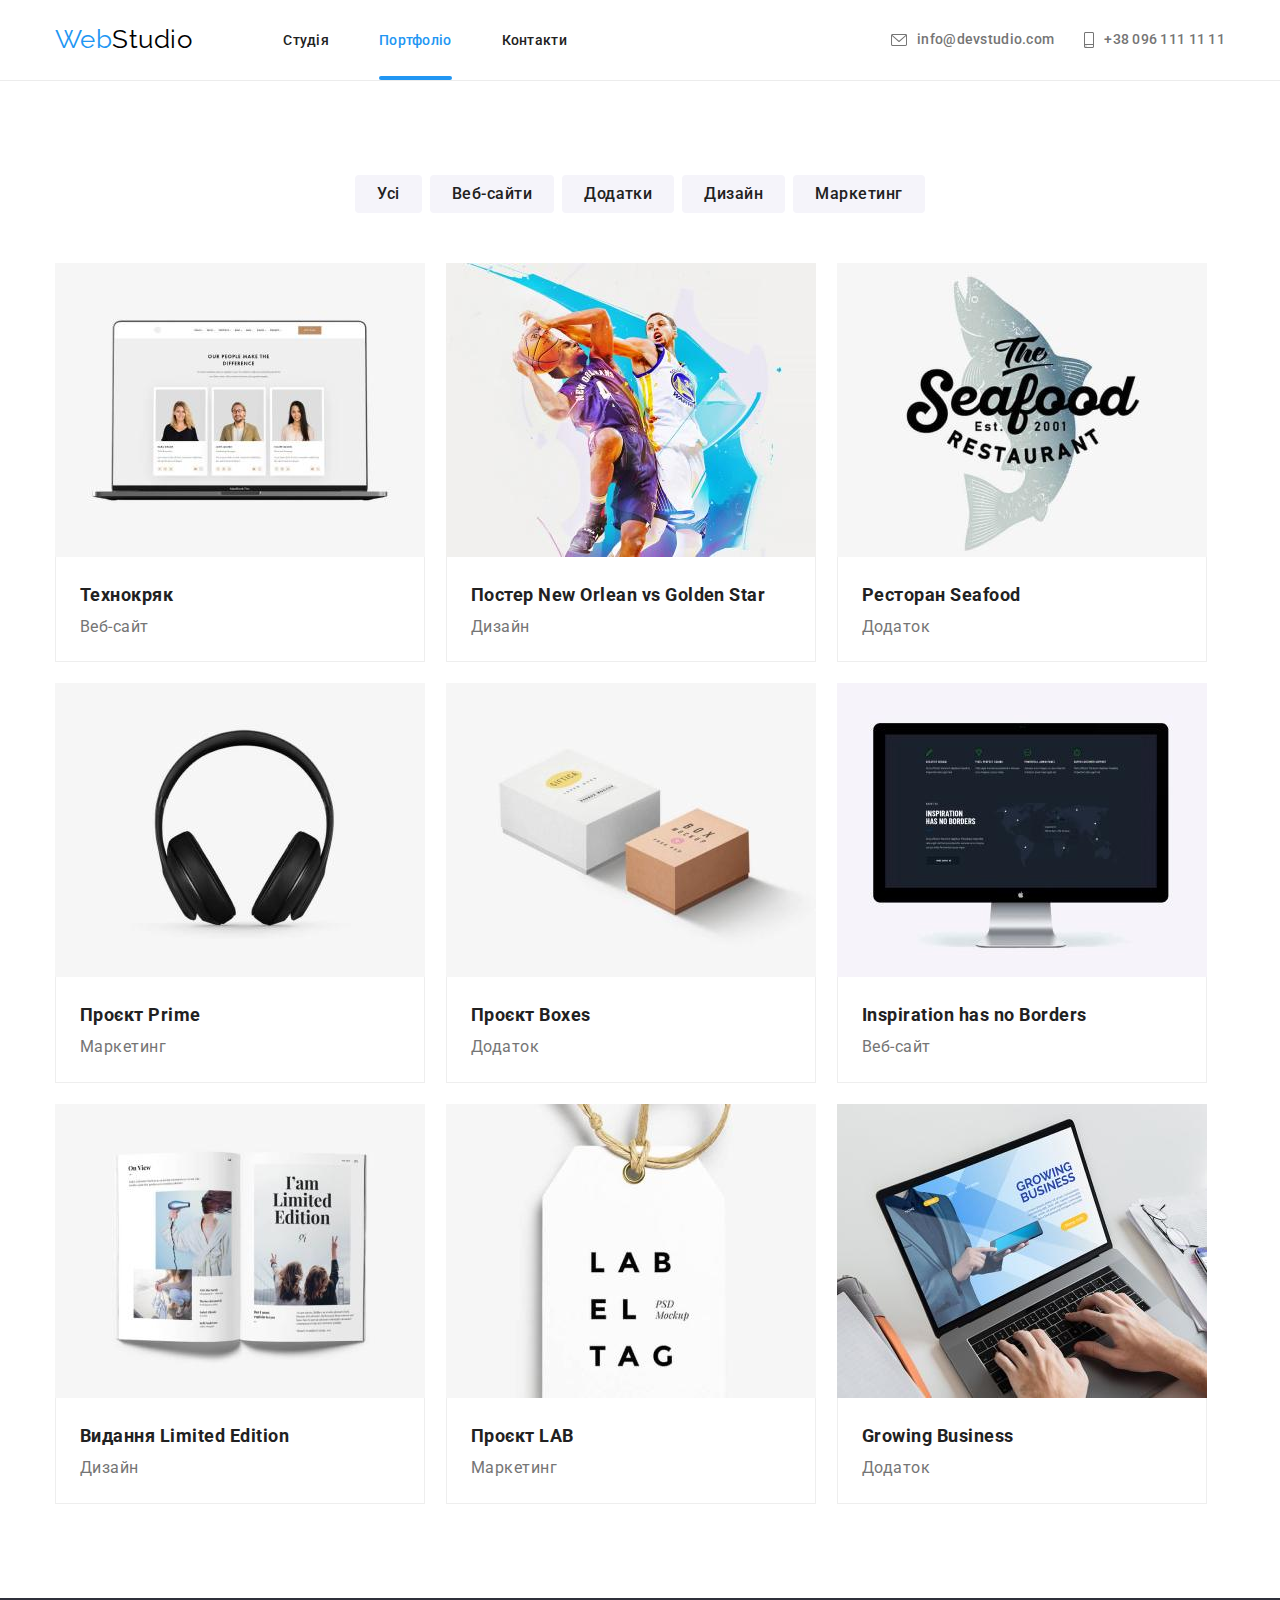
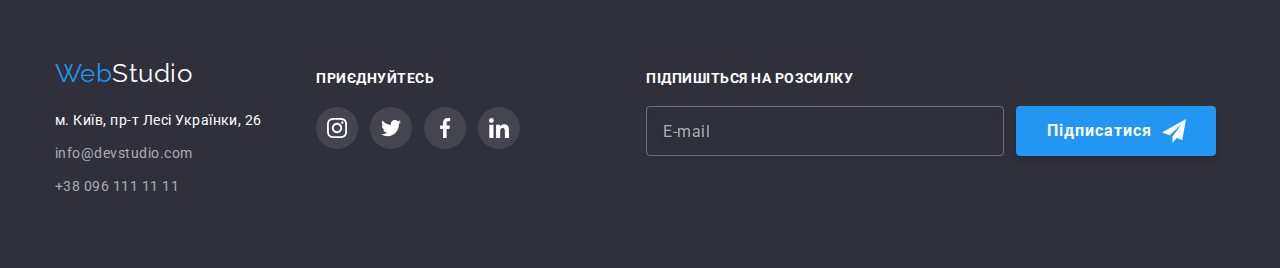
<file: portfolio.html>
<!DOCTYPE html>
<html lang="uk">
  <head>
    <meta charset="UTF-8" />
    <meta http-equiv="X-UA-Compatible" content="IE=edge" />
    <meta name="viewport" content="width=device-width, initial-scale=1.0" />
    <title>Document</title>
    <link rel="preconnect" href="https://fonts.googleapis.com" />
    <link rel="preconnect" href="https://fonts.gstatic.com" crossorigin />
    <link
      href="https://fonts.googleapis.com/css2?family=Raleway:wght@700&family=Roboto:wght@400;500;700;900&display=swap"
      rel="stylesheet"
    />
    <link rel="stylesheet" href="./css/main.min.css" />
  </head>
  <body>
    <!--Шапка-->
    <header class="header">
      <div class="container">
        <div class="header-site">
          <a class="logo" lang="en" href="./index.html"
            >Web<span class="logo-part">Studio</span>
          </a>
          <nav class="nav">
            <ul class="nav-list">
              <li>
                <a class="nav-list__link" href="./index.html">Студія</a>
              </li>
              <li>
                <a class="nav-list__link current" href="./portfolio.html">Портфоліо</a>
              </li>
              <li><a class="nav-list__link" href="">Контакти</a></li>
            </ul>
          </nav>
        </div>
        <ul class="contacts">
          <li>
            <a
              class="contacts__link"
              lang="en"
              href="mailto:info@devstudio.com"
            >
              <svg
                class="contacts__link__header-icons"
                style="width: 16px; height: 12px"
              >
                <use xlink:href="./images/sprite.svg#icon-mailsvg"></use></svg
              >info@devstudio.com
            </a>
          </li>
          <li>
            <a class="contacts__link" href="tel:+380961111111">
              <svg
                class="contacts__link__header-icons"
                style="width: 10px; height: 16px"
              >
                <use
                  xlink:href="./images/sprite.svg#icon-smartphonesvg"
                ></use></svg
              >+38 096 111 11 11
            </a>
          </li>
        </ul>

        <button
          type="button"
          class="button-burger js-open-menu"
          aria-expanded="false"
          aria-controls="mobile-menu"
        >
          <svg class="open-burger_icon" style="width: 24px; height: 16px">
            <use xlink:href="./images/sprite.svg#icon-open_burger"></use>
          </svg>
        </button>
      </div>
    </header>
    <!--Основная часть-->
    <main>
      <!--Портфоліо-->
      <section class="section">
        <div class="container">
          <h1 class="hidden-title">Портфоліо</h1>
          <!--Фільтр-->
          <div class="filter">
            <ul class="filter__list">
              <li class="filter__list__item">
                <button class="filter__list__item__button" type="button">
                  Усі
                </button>
              </li>
              <li class="filter-list__item">
                <button class="filter__list__item__button" type="button">
                  Веб-сайти
                </button>
              </li>
              <li class="filter-list__item">
                <button class="filter__list__item__button" type="button">
                  Додатки
                </button>
              </li>
              <li class="filter-list__item">
                <button class="filter__list__item__button" type="button">
                  Дизайн
                </button>
              </li>
              <li class="filter-list__item">
                <button class="filter__list__item__button" type="button">
                  Маркетинг
                </button>
              </li>
            </ul>
          </div>
          <div class="portfolio">
            <ul class="portfolio__list">
              <li class="portfolio__list__item">
                <a
                  class="portfolio__list__item-link"
                  href="#"
                  target="_blank"
                  rel="noopener noreferrer"
                >
                  <div class="portfolio__list__item-block">
                    <picture>
                      <source
                        srcset="
                          ./images/mobile-images/portfolio/img1.jpg    1x,
                          ./images/mobile-images/portfolio/img1@2x.jpg 2x
                        "
                        media="(max-width:767px)"
                      />
                      <source
                        srcset="
                          ./images/tablet-images/portfolio/img1.jpg    1x,
                          ./images/tablet-images/portfolio/img1@2x.jpg 2x
                        "
                        media="(max-width:1199px)"
                      />
                      <source
                        srcset="
                          ./images/desktop-images/portfolio/img1.jpg    1x,
                          ./images/desktop-images/portfolio/img1@2x.jpg 2x
                        "
                        media="(min-width:1200px)"
                      />
                      <img
                        class="portfolio__list__img"
                        src="./images/mobile-images/portfolio/img1.jpg"
                        alt="Макбук"
                        width="370"
                      />
                    </picture>
                    <p class="portfolio__list__img-text">
                      Ресурс пропонує комплексні пропозиції з різним рівнем
                      функціоналу та сервісів. Все це дозволить відвідувачу
                      отримати вичерпні відомості про компанію чи приватну
                      особу.
                    </p>
                  </div>
                  <div class="portfolio__list__item__about">
                    <h2 class="title">Технокряк</h2>
                    <p class="p">Веб-сайт</p>
                  </div>
                </a>
              </li>
              <li class="portfolio__list__item">
                <a
                  class="portfolio__list__item-link"
                  href="#"
                  target="_blank"
                  rel="noopener noreferrer"
                >
                  <div class="portfolio__list__item-block">
                    <picture>
                      <source
                        srcset="
                          ./images/mobile-images/portfolio/img2.jpg    1x,
                          ./images/mobile-images/portfolio/img2@2x.jpg 2x
                        "
                        media="(max-width:767px)"
                      />
                      <source
                        srcset="
                          ./images/tablet-images/portfolio/img2.jpg    1x,
                          ./images/tablet-images/portfolio/img2@2x.jpg 2x
                        "
                        media="(max-width:1199px)"
                      />
                      <source
                        srcset="
                          ./images/desktop-images/portfolio/img2.jpg    1x,
                          ./images/desktop-images/portfolio/img2@2x.jpg 2x
                        "
                        media="(min-width:1200px)"
                      />
                      <img
                        class="portfolio__list__img"
                        src="./images/mobile-images/portfolio/img2.jpg"
                        alt="Баскетбол"
                        width="370"
                      />
                    </picture>
                    <p class="portfolio__list__img-text">
                      Ресурс пропонує комплексні пропозиції з різним рівнем
                      функціоналу та сервісів. Все це дозволить відвідувачу
                      отримати вичерпні відомості про компанію чи приватну
                      особу.
                    </p>
                  </div>
                  <div class="portfolio__list__item__about">
                    <h2 class="title">Постер New Orlean vs Golden Star</h2>
                    <p class="p">Дизайн</p>
                  </div>
                </a>
              </li>
              <li class="portfolio__list__item">
                <a
                  class="portfolio__list__item-link"
                  href="#"
                  target="_blank"
                  rel="noopener noreferrer"
                >
                  <div class="portfolio__list__item-block">
                    <picture>
                      <source
                        srcset="
                          ./images/mobile-images/portfolio/img3.jpg    1x,
                          ./images/mobile-images/portfolio/img3@2x.jpg 2x
                        "
                        media="(max-width:767px)"
                      />
                      <source
                        srcset="
                          ./images/tablet-images/portfolio/img3.jpg    1x,
                          ./images/tablet-images/portfolio/img3@2x.jpg 2x
                        "
                        media="(max-width:1199px)"
                      />
                      <source
                        srcset="
                          ./images/desktop-images/portfolio/img3.jpg    1x,
                          ./images/desktop-images/portfolio/img3@2x.jpg 2x
                        "
                        media="(min-width:1200px)"
                      />
                      <img
                        class="portfolio__list__img"
                        src="./images/mobile-images/portfolio/img3.jpg"
                        alt="Риба"
                        width="370"
                      />
                    </picture>
                    <p class="portfolio__list__img-text">
                      Ресурс пропонує комплексні пропозиції з різним рівнем
                      функціоналу та сервісів. Все це дозволить відвідувачу
                      отримати вичерпні відомості про компанію чи приватну
                      особу.
                    </p>
                  </div>
                  <div class="portfolio__list__item__about">
                    <h2 class="title">Ресторан Seafood</h2>
                    <p class="p">Додаток</p>
                  </div>
                </a>
              </li>
              <li class="portfolio__list__item">
                <a
                  class="portfolio__list__item-link"
                  href="#"
                  target="_blank"
                  rel="noopener noreferrer"
                >
                  <div class="portfolio__list__item-block">
                    <picture>
                      <source
                        srcset="
                          ./images/mobile-images/portfolio/img4.jpg    1x,
                          ./images/mobile-images/portfolio/img4@2x.jpg 2x
                        "
                        media="(max-width:767px)"
                      />
                      <source
                        srcset="
                          ./images/tablet-images/portfolio/img4.jpg    1x,
                          ./images/tablet-images/portfolio/img4@2x.jpg 2x
                        "
                        media="(max-width:1199px)"
                      />
                      <source
                        srcset="
                          ./images/desktop-images/portfolio/img4.jpg    1x,
                          ./images/desktop-images/portfolio/img4@2x.jpg 2x
                        "
                        media="(min-width:1200px)"
                      />
                      <img
                        class="portfolio__list__img"
                        src="./images/mobile-images/portfolio/img4.jpg"
                        alt="Навушники"
                        width="370"
                      />
                    </picture>
                    <p class="portfolio__list__img-text">
                      Ресурс пропонує комплексні пропозиції з різним рівнем
                      функціоналу та сервісів. Все це дозволить відвідувачу
                      отримати вичерпні відомості про компанію чи приватну
                      особу.
                    </p>
                  </div>
                  <div class="portfolio__list__item__about">
                    <h2 class="title">Проєкт Prime</h2>
                    <p class="p">Маркетинг</p>
                  </div>
                </a>
              </li>
              <li class="portfolio__list__item">
                <a
                  class="portfolio__list__item-link"
                  href="#"
                  target="_blank"
                  rel="noopener noreferrer"
                >
                  <div class="portfolio__list__item-block">
                    <picture>
                      <source
                        srcset="
                          ./images/mobile-images/portfolio/img5.jpg    1x,
                          ./images/mobile-images/portfolio/img5@2x.jpg 2x
                        "
                        media="(max-width:767px)"
                      />
                      <source
                        srcset="
                          ./images/tablet-images/portfolio/img5.jpg    1x,
                          ./images/tablet-images/portfolio/img5@2x.jpg 2x
                        "
                        media="(max-width:1199px)"
                      />
                      <source
                        srcset="
                          ./images/desktop-images/portfolio/img5.jpg    1x,
                          ./images/desktop-images/portfolio/img5@2x.jpg 2x
                        "
                        media="(min-width:1200px)"
                      />
                      <img
                        class="portfolio__list__img"
                        src="./images/mobile-images/portfolio/img5.jpg"
                        alt="Коробки"
                        width="370"
                      />
                    </picture>
                    <p class="portfolio__list__img-text">
                      Ресурс пропонує комплексні пропозиції з різним рівнем
                      функціоналу та сервісів. Все це дозволить відвідувачу
                      отримати вичерпні відомості про компанію чи приватну
                      особу.
                    </p>
                  </div>
                  <div class="portfolio__list__item__about">
                    <h2 class="title">Проєкт Boxes</h2>
                    <p class="p">Додаток</p>
                  </div>
                </a>
              </li>
              <li class="portfolio__list__item">
                <a
                  class="portfolio__list__item-link"
                  href="#"
                  target="_blank"
                  rel="noopener noreferrer"
                >
                  <div class="portfolio__list__item-block">
                    <picture>
                      <source
                        srcset="
                          ./images/mobile-images/portfolio/img6.jpg    1x,
                          ./images/mobile-images/portfolio/img6@2x.jpg 2x
                        "
                        media="(max-width:767px)"
                      />
                      <source
                        srcset="
                          ./images/tablet-images/portfolio/img6.jpg    1x,
                          ./images/tablet-images/portfolio/img6@2x.jpg 2x
                        "
                        media="(max-width:1199px)"
                      />
                      <source
                        srcset="
                          ./images/desktop-images/portfolio/img6.jpg    1x,
                          ./images/desktop-images/portfolio/img6@2x.jpg 2x
                        "
                        media="(min-width:1200px)"
                      />
                      <img
                        class="portfolio__list__img"
                        src="./images/mobile-images/portfolio/img6.jpg"
                        alt="Аймак"
                        width="370"
                      />
                    </picture>
                    <p class="portfolio__list__img-text">
                      Ресурс пропонує комплексні пропозиції з різним рівнем
                      функціоналу та сервісів. Все це дозволить відвідувачу
                      отримати вичерпні відомості про компанію чи приватну
                      особу.
                    </p>
                  </div>
                  <div class="portfolio__list__item__about">
                    <h2 class="title">Inspiration has no Borders</h2>
                    <p class="p">Веб-сайт</p>
                  </div>
                </a>
              </li>
              <li class="portfolio__list__item">
                <a
                  class="portfolio__list__item-link"
                  href="#"
                  target="_blank"
                  rel="noopener noreferrer"
                >
                  <div class="portfolio__list__item-block">
                    <picture>
                      <source
                        srcset="
                          ./images/mobile-images/portfolio/img7.jpg    1x,
                          ./images/mobile-images/portfolio/img7@2x.jpg 2x
                        "
                        media="(max-width:767px)"
                      />
                      <source
                        srcset="
                          ./images/tablet-images/portfolio/img7.jpg    1x,
                          ./images/tablet-images/portfolio/img7@2x.jpg 2x
                        "
                        media="(max-width:1199px)"
                      />
                      <source
                        srcset="
                          ./images/desktop-images/portfolio/img7.jpg    1x,
                          ./images/desktop-images/portfolio/img7@2x.jpg 2x
                        "
                        media="(min-width:1200px)"
                      />
                      <img
                        class="portfolio__list__img"
                        src="./images/mobile-images/portfolio/img7.jpg"
                        alt="Книга"
                        width="370"
                      />
                    </picture>
                    <p class="portfolio__list__img-text">
                      Ресурс пропонує комплексні пропозиції з різним рівнем
                      функціоналу та сервісів. Все це дозволить відвідувачу
                      отримати вичерпні відомості про компанію чи приватну
                      особу.
                    </p>
                  </div>
                  <div class="portfolio__list__item__about">
                    <h2 class="title">Видання Limited Edition</h2>
                    <p class="p">Дизайн</p>
                  </div>
                </a>
              </li>
              <li class="portfolio__list__item">
                <a
                  class="portfolio__list__item-link"
                  href="#"
                  target="_blank"
                  rel="noopener noreferrer"
                >
                  <div class="portfolio__list__item-block">
                    <picture>
                      <source
                        srcset="
                          ./images/mobile-images/portfolio/img8.jpg    1x,
                          ./images/mobile-images/portfolio/img8@2x.jpg 2x
                        "
                        media="(max-width:767px)"
                      />
                      <source
                        srcset="
                          ./images/tablet-images/portfolio/img8.jpg    1x,
                          ./images/tablet-images/portfolio/img8@2x.jpg 2x
                        "
                        media="(max-width:1199px)"
                      />
                      <source
                        srcset="
                          ./images/desktop-images/portfolio/img8.jpg    1x,
                          ./images/desktop-images/portfolio/img8@2x.jpg 2x
                        "
                        media="(min-width:1200px)"
                      />
                      <img
                        class="portfolio__list__img"
                        src="./images/mobile-images/portfolio/img8.jpg"
                        alt="Візитка"
                        width="370"
                      />
                    </picture>
                    <p class="portfolio__list__img-text">
                      Ресурс пропонує комплексні пропозиції з різним рівнем
                      функціоналу та сервісів. Все це дозволить відвідувачу
                      отримати вичерпні відомості про компанію чи приватну
                      особу.
                    </p>
                  </div>
                  <div class="portfolio__list__item__about">
                    <h2 class="title">Проєкт LAB</h2>
                    <p class="p">Маркетинг</p>
                  </div>
                </a>
              </li>
              <li class="portfolio__list__item">
                <a
                  class="portfolio__list__item-link"
                  href="#"
                  target="_blank"
                  rel="noopener noreferrer"
                >
                  <div class="portfolio__list__item-block">
                    <picture>
                      <source
                        srcset="
                          ./images/mobile-images/portfolio/img9.jpg    1x,
                          ./images/mobile-images/portfolio/img9@2x.jpg 2x
                        "
                        media="(max-width:767px)"
                      />
                      <source
                        srcset="
                          ./images/tablet-images/portfolio/img9.jpg    1x,
                          ./images/tablet-images/portfolio/img9@2x.jpg 2x
                        "
                        media="(max-width:1199px)"
                      />
                      <source
                        srcset="
                          ./images/desktop-images/portfolio/img9.jpg    1x,
                          ./images/desktop-images/portfolio/img9@2x.jpg 2x
                        "
                        media="(min-width:1200px)"
                      />
                      <img
                        class="portfolio__list__img"
                        src="./images/mobile-images/portfolio/img9.jpg"
                        alt="Друкування"
                        width="370"
                      />
                    </picture>
                    <p class="portfolio__list__img-text">
                      Ресурс пропонує комплексні пропозиції з різним рівнем
                      функціоналу та сервісів. Все це дозволить відвідувачу
                      отримати вичерпні відомості про компанію чи приватну
                      особу.
                    </p>
                  </div>
                  <div class="portfolio__list__item__about">
                    <h2 class="title">Growing Business</h2>
                    <p class="p">Додаток</p>
                  </div>
                </a>
              </li>
            </ul>
          </div>
        </div>
      </section>
    </main>
    <!--Футер-->
    <footer class="footer">
      <div class="container">
        <div class="footer-wraper">
          <div class="footer-wraper-adaptive">
          <div class="footer-wraper__address-block">
            <a class="footer__logo logo" lang="en" href="./index.html"
              >Web<span class="logo-part">Studio</span>
            </a>
            <address class="footer-wraper__address-contacts">
              <ul class="footer-wraper__address-list">
                <li class="footer-wraper__address-list__item">
                  <a
                    class="map-link"
                    href="https://goo.gl/maps/8YzZ8yMkQN2f1ThD6"
                    target="_blank"
                    rel="noopener noreferrer"
                    >м. Київ, пр-т Лесі Українки, 26</a
                  >
                </li>
                <li class="footer-wraper__address-list__item">
                  <a class="link" href="mailto:info@devstudio.com"
                    >info@devstudio.com</a
                  >
                </li>
                <li class="footer-wraper__address-list__item">
                  <a class="link" href="tel:+380961111111">+38 096 111 11 11</a>
                </li>
              </ul>
            </address>
          </div>
          <div class="footer-wraper__socials">
            <p class="footer-wraper__socials__p">приєднуйтесь</p>
            <ul class="socials-icons">
              <li>
                <a class="footer-wraper__socials__link" href="#"
                  ><svg class="social-icons__svg">
                    <use
                      xlink:href="./images/sprite.svg#icon-instagramsvg"
                    ></use>
                  </svg>
                </a>
              </li>
              <li>
                <a class="footer-wraper__socials__link" href="#"
                  ><svg class="social-icons__svg">
                    <use
                      xlink:href="./images/sprite.svg#icon-twittersvg"
                    ></use></svg
                ></a>
              </li>
              <li>
                <a class="footer-wraper__socials__link" href="#"
                  ><svg class="social-icons__svg">
                    <use
                      xlink:href="./images/sprite.svg#icon-facebooksvg"
                    ></use></svg
                ></a>
              </li>
              <li>
                <a class="footer-wraper__socials__link" href="#"
                  ><svg class="social-icons__svg">
                    <use
                      xlink:href="./images/sprite.svg#icon-linkedinsvg"
                    ></use></svg
                ></a>
              </li>
            </ul>
          </div>
        </div>
          <div class="footer-wraper__subscribe-block">
            <p class="footer-wraper__subscribe-block__p">
              Підпишіться на розсилку
            </p>
            <form
              action="#"
              class="footer-wraper__subscribe-form"
              name="subscribe"
            >
              <label for="input-email" class="label-footer">
                <input
                  id="input-email"
                  placeholder="E-mail"
                  type="email"
                  name="mail"
                />
              </label>
              <button
                class="footer-wraper__subscribe-block__subcribe-button"
                type="submit"
              >
                Підписатися
                <svg class="subcribe-button__icon-send" width="24" height="24">
                  <use xlink:href="./images/sprite.svg#icon-send"></use>
                </svg>
              </button>
            </form>
          </div>
        </div>
      </div>
    </footer>
    <div class="menu-container js-menu-container">
      <button type="button" class="button-burger js-close-menu">
        <svg style="width: 40px; height: 40px">
          <use
            class="close-burger_icon"
            xlink:href="./images/sprite.svg#icon-close_burger"
          ></use>
        </svg>
      </button>
      <ul class="menu menu__nav">
        <li class="menu__nav-list">
          <a class="menu__link" href="/index.html">Студія</a>
        </li>
        <li class="menu__nav-list">
          <a class="menu__link" href="/portfolio.html">Портфоліо</a>
        </li>
        <li class="menu__nav-list">
          <a class="menu__link" href="#">Контакти</a>
        </li>
      </ul>
      <ul class="menu menu__contacts">
        <li class="menu__contacts-list">
          <a class="menu__link" href="tel:+380961111111"> +38 096 111 11 11 </a>
        </li>
        <li class="menu__contacts-list">
          <a
            class="menu__link size-small"
            lang="en"
            href="mailto:info@devstudio.com"
            >info@devstudio.com
          </a>
        </li>
      </ul>
      <ul class="menu menu__socials">
        <li><a class="menu__link first" href="#">Instagram</a></li>
        <li><a class="menu__link" href="#">Twitter</a></li>
        <li><a class="menu__link" href="#">Facebook</a></li>
        <li><a class="menu__link" href="#">LinkedIn</a></li>
      </ul>
    </div>
    <script defer src="./js/mobile-menu.js"></script>
  </body>
</html>
</file>
<file: css/main.min.css>
:root{--main-color: #212121;--background-color: #f5f5f5;--accent-color: #2196f3;--title-text-color: #757575;--background-other-color: #2f303a;--hero-color: #fff;--dark-white-color: #f5f4fa;--o-animation: 250ms cubic-bezier(0.4, 0, 0.2, 1)}/*! modern-normalize v1.1.0 | MIT License | https://github.com/sindresorhus/modern-normalize */*,::before,::after{-webkit-box-sizing:border-box;box-sizing:border-box}html{line-height:1.15;-webkit-text-size-adjust:100%;-moz-tab-size:4;-o-tab-size:4;tab-size:4}body{margin:0;font-family:system-ui,-apple-system,"Segoe UI",Roboto,Helvetica,Arial,sans-serif,"Apple Color Emoji","Segoe UI Emoji"}hr{height:0;color:inherit}abbr[title]{-webkit-text-decoration:underline dotted;text-decoration:underline dotted}b,strong{font-weight:bolder}code,kbd,samp,pre{font-family:ui-monospace,SFMono-Regular,Consolas,"Liberation Mono",Menlo,monospace;font-size:1em}small{font-size:80%}sub,sup{font-size:75%;line-height:0;position:relative;vertical-align:baseline}sub{bottom:-0.25em}sup{top:-0.5em}table{text-indent:0;border-color:inherit}button,input,optgroup,select,textarea{font-family:inherit;font-size:100%;line-height:1.15;margin:0}button,select{text-transform:none}button,[type=button],[type=reset],[type=submit]{-webkit-appearance:button}::-moz-focus-inner{border-style:none;padding:0}:-moz-focusring{outline:1px dotted ButtonText}:-moz-ui-invalid{box-shadow:none}legend{padding:0}progress{vertical-align:baseline}::-webkit-inner-spin-button,::-webkit-outer-spin-button{height:auto}[type=search]{-webkit-appearance:textfield;outline-offset:-2px}::-webkit-search-decoration{-webkit-appearance:none}::-webkit-file-upload-button{-webkit-appearance:button;font:inherit}summary{display:list-item}html{margin:0;padding:0;-webkit-box-sizing:border-box;box-sizing:border-box}body{color:var(--main-color);background-color:var(--hero-color);font-family:"Roboto",sans-serif;letter-spacing:.03em}ul{list-style:none}h1,h2,h3,p,ul{margin:0;padding:0}.hide{display:none}.footer.hide{display:none}.section{padding:94px 0}.section .hidden-title{position:absolute;width:1px;height:1px;margin:-1px;border:0;padding:0;white-space:nowrap;-webkit-clip-path:inset(100%);clip-path:inset(100%);clip:rect(0 0 0 0);overflow:hidden}.section .section-title{font-weight:700;font-size:36px;line-height:1.7;text-align:center;letter-spacing:.03em;color:var(--main-color);margin:0 0 50px 0}@media(max-width: 1199.98px){.section .section-title{margin:0 0 30px 0;font-size:28px;line-height:1.1785}}.container{max-width:1200px;margin:0 auto;padding:0 15px;width:100%}.p{color:var(--title-text-color);font-size:16px;line-height:1.8}.is-hidden{opacity:0;pointer-events:none;visibility:hidden}.title{font-weight:700;font-size:18px;line-height:2;color:#212121}.nav{display:-webkit-box;display:-ms-flexbox;display:flex;-webkit-box-align:center;-ms-flex-align:center;align-items:center;height:80px}.header .container{display:-webkit-box;display:-ms-flexbox;display:flex;margin:0 auto;-webkit-box-align:center;-ms-flex-align:center;align-items:center;-webkit-box-pack:justify;-ms-flex-pack:justify;justify-content:space-between}@media(max-width: 767px){.header .container{height:60px}}.header{border-bottom:1px solid #ececec}.header-site{display:-webkit-box;display:-ms-flexbox;display:flex;-webkit-box-align:center;-ms-flex-align:center;align-items:center}.nav-list{display:-webkit-box;display:-ms-flexbox;display:flex;-webkit-box-pack:justify;-ms-flex-pack:justify;justify-content:space-between;-webkit-box-align:center;-ms-flex-align:center;align-items:center;gap:50px}@media screen and (max-width: 768px){.nav-list{display:none}}.nav-list__link{color:var(--main-color);text-decoration:none;font-weight:500;font-size:14px;line-height:1.14;letter-spacing:.02em;padding:30px 0;position:relative;-webkit-transition:color var(--o-animation);transition:color var(--o-animation)}.nav-list__link:hover,.nav-list__link:focus{color:var(--accent-color)}.nav-list__link:hover::after,.nav-list__link:focus::after{color:var(--accent-color)}.nav-list__link.current:after{color:var(--accent-color);opacity:1}.nav-list__link::after{content:"";background-color:var(--accent-color);display:inline-block;width:100%;height:4px;border-radius:2px;position:absolute;bottom:-2px;left:0;-webkit-transition:color var(--o-animation);transition:color var(--o-animation);opacity:0}.nav-list__link.current{color:var(--accent-color)}.contacts{display:-webkit-box;display:-ms-flexbox;display:flex;gap:30px}.contacts__link{color:var(--title-text-color);text-decoration:none;font-weight:500;font-size:14px;line-height:1.14;letter-spacing:.02em;display:-webkit-box;display:-ms-flexbox;display:flex;-webkit-box-align:center;-ms-flex-align:center;align-items:center;-webkit-transition:color var(--o-animation);transition:color var(--o-animation)}.contacts__link:hover,.contacts__link:focus{color:var(--accent-color);text-decoration:none}@media screen and (max-width: 768px){.contacts__link{display:none}}.logo{color:var(--accent-color);font-size:26px;text-decoration:none;font-family:"Raleway",sans-serif;line-height:1.2;margin-right:91px}.logo-part{color:#000;text-decoration:none}.hero__container{text-align:center}.hero{background-color:#2f303a;display:-webkit-box;display:-ms-flexbox;display:flex;-webkit-box-pack:center;-ms-flex-pack:center;justify-content:center;-webkit-box-orient:vertical;-webkit-box-direction:normal;-ms-flex-direction:column;flex-direction:column;gap:30px;-webkit-box-align:center;-ms-flex-align:center;align-items:center;padding:200px 0;background-image:-webkit-gradient(linear, left top, right top, from(rgba(47, 48, 58, 0.4)), to(rgba(47, 48, 58, 0.4))),url(../images/mobile-images/header-mobile.jpg);background-image:linear-gradient(to right, rgba(47, 48, 58, 0.4), rgba(47, 48, 58, 0.4)),url(../images/mobile-images/header-mobile.jpg);background-repeat:no-repeat;background-size:cover;background-position:center center;max-width:1600px;margin:0 auto}@media(min-device-pixel-ratio: 2)and (max-width: 767px),(-webkit-min-device-pixel-ratio: 2)and (max-width: 767px),(min-resolution: 192dpi)and (max-width: 767px),(min-resolution: 2dppx)and (max-width: 767px){.hero{background-image:-webkit-gradient(linear, left top, right top, from(rgba(47, 48, 58, 0.4)), to(rgba(47, 48, 58, 0.4))),url(../images/mobile-images/header-mobile@2x.jpg);background-image:linear-gradient(to right, rgba(47, 48, 58, 0.4), rgba(47, 48, 58, 0.4)),url(../images/mobile-images/header-mobile@2x.jpg)}}@media screen and (max-width: 1199px){.hero{background-image:-webkit-gradient(linear, left top, right top, from(rgba(47, 48, 58, 0.4)), to(rgba(47, 48, 58, 0.4))),url(../images/tablet-images/header-tablet.jpg);background-image:linear-gradient(to right, rgba(47, 48, 58, 0.4), rgba(47, 48, 58, 0.4)),url(../images/tablet-images/header-tablet.jpg)}}@media(min-device-pixel-ratio: 2)and (max-width: 1199px),(-webkit-min-device-pixel-ratio: 2)and (max-width: 1199px),(min-resolution: 192dpi)and (max-width: 1199px),(min-resolution: 2dppx)and (max-width: 1199px){.hero{background-image:-webkit-gradient(linear, left top, right top, from(rgba(47, 48, 58, 0.4)), to(rgba(47, 48, 58, 0.4))),url(../images/tablet-images/header-tablet@2x.jpg);background-image:linear-gradient(to right, rgba(47, 48, 58, 0.4), rgba(47, 48, 58, 0.4)),url(../images/tablet-images/header-tablet@2x.jpg)}}@media screen and (min-width: 1200px){.hero{background-image:-webkit-gradient(linear, left top, right top, from(rgba(47, 48, 58, 0.4)), to(rgba(47, 48, 58, 0.4))),url(../images/desktop-images/header-desktop.jpg);background-image:linear-gradient(to right, rgba(47, 48, 58, 0.4), rgba(47, 48, 58, 0.4)),url(../images/desktop-images/header-desktop.jpg)}}@media(min-device-pixel-ratio: 2)and (min-width: 1200px),(-webkit-min-device-pixel-ratio: 2)and (min-width: 1200px),(min-resolution: 192dpi)and (min-width: 1200px),(min-resolution: 2dppx)and (min-width: 1200px){.hero{background-image:-webkit-gradient(linear, left top, right top, from(rgba(47, 48, 58, 0.4)), to(rgba(47, 48, 58, 0.4))),url(../images/desktop-images/header-desktop@2x.jpg);background-image:linear-gradient(to right, rgba(47, 48, 58, 0.4), rgba(47, 48, 58, 0.4)),url(../images/desktop-images/header-desktop@2x.jpg)}}.hero__title{color:var(--hero-color);font-weight:900;font-size:44px;line-height:1.3636;letter-spacing:.03em;text-transform:uppercase;margin:0 auto 30px;max-width:696px;text-align:center}@media(min-width: 768px)and (max-width: 1199.98px){.hero__title{font-weight:900;font-size:26px;line-height:42px;max-width:360px}}.hero__button{min-height:50px;width:216px;font-weight:700;font-size:16px;line-height:1.9;letter-spacing:.06em;background-color:var(--accent-color);-webkit-box-shadow:0px 4px 4px rgba(0,0,0,.15);box-shadow:0px 4px 4px rgba(0,0,0,.15);border-radius:4px;color:var(--hero-color);border:none;cursor:pointer}@media(min-width: 768px)and (max-width: 1199.98px){.hero{height:400px}}.button-burger{height:40px;width:40px;display:-webkit-box;display:-ms-flexbox;display:flex;-webkit-box-align:center;-ms-flex-align:center;align-items:center;-webkit-box-pack:center;-ms-flex-pack:center;justify-content:center;margin-left:auto;padding:0;background-color:rgba(0,0,0,0);cursor:pointer;border:none;border-radius:50%;outline:none;position:absolute;right:15px;top:-2px}.button-burger:hover,.button-burger:focus{fill:var(--accent-color)}@media(min-width: 767px){.button-burger{display:none}}.button-burger-close{height:40px;width:40px;display:-webkit-box;display:-ms-flexbox;display:flex;-webkit-box-align:center;-ms-flex-align:center;align-items:center;-webkit-box-pack:center;-ms-flex-pack:center;justify-content:center;margin-left:auto;padding:0;background-color:rgba(0,0,0,0);cursor:pointer;border:none;border-radius:50%;outline:none;position:absolute;top:21px;right:25.33px}.button-burger-close:hover,.button-burger-close:focus{fill:var(--accent-color)}@media(min-width: 767px){.button-burger-close{display:none}}.menu{display:-webkit-box;display:-ms-flexbox;display:flex;padding:0;margin:0;list-style:none}@media screen and (min-width: 767px){.menu{display:none}}.menu-container{position:fixed;top:0;left:0;width:100vw;height:100vh;padding:32px;background-color:var(--hero-color);z-index:999;-webkit-transform:translateX(100%);transform:translateX(100%);-webkit-transition:-webkit-transform var(--o-animation);transition:-webkit-transform var(--o-animation);transition:transform var(--o-animation);transition:transform var(--o-animation), -webkit-transform var(--o-animation)}.menu__link{color:var(--main-color);text-decoration:none;font-weight:500;font-size:40px;line-height:1.175;letter-spacing:.02em}.menu__link:hover,.menu__link:focus{color:var(--accent-color)}.menu-container.is-open{-webkit-transform:translateX(0);transform:translateX(0);display:-webkit-box;display:-ms-flexbox;display:flex;-webkit-box-orient:vertical;-webkit-box-direction:normal;-ms-flex-direction:column;flex-direction:column;-webkit-box-pack:justify;-ms-flex-pack:justify;justify-content:space-between}.menu__nav{display:block}.menu__contacts{display:block;margin-bottom:64px}.menu__contacts .menu__link{font-weight:500;font-size:34px;line-height:40px;letter-spacing:.02em;color:#2196f3}.menu__contacts .size-small{font-weight:500;font-size:24px;line-height:28px;letter-spacing:.02em;color:#757575}.menu__nav-list{margin:32px}.menu__nav-list .menu__link:hover,.menu__nav-list .menu__link:focus{color:#2196f3}.menu__contacts-list{margin:32px auto}.menu__socials{display:-webkit-box;display:-ms-flexbox;display:flex;-ms-flex-wrap:wrap;flex-wrap:wrap}.menu__socials .menu__link{padding:0 10px;font-weight:500;font-size:18px;line-height:1.2222;letter-spacing:.02em;color:var(--accent-color);border-right:1px solid rgba(33,33,33,.2);-webkit-transform:rotate(90deg);transform:rotate(90deg)}.menu__link.first{padding-left:0}.advantages__list{display:-webkit-box;display:-ms-flexbox;display:flex;-webkit-box-pack:center;-ms-flex-pack:center;justify-content:center;-webkit-box-align:start;-ms-flex-align:start;align-items:flex-start;gap:30px}@media screen and (min-width: 768px)and (max-width: 1199px){.advantages__list{-ms-flex-wrap:wrap;flex-wrap:wrap}}.advantages__list .advantages__item-title{font-weight:700;font-size:14px;line-height:1.14;text-transform:uppercase;margin-bottom:10px}@media(max-width: 767px){.advantages__list .advantages__item-title{text-align:center}}.advantages__list .advantages__item-text{color:var(--title-text-color);font-size:14px;line-height:1.7}.advantages__item{display:block;-webkit-box-pack:center;-ms-flex-pack:center;justify-content:center;gap:10px}@media screen and (min-width: 768px)and (max-width: 1199px){.advantages__item{-ms-flex-preferred-size:calc(50% - 30px);flex-basis:calc(50% - 30px)}}.advantages__icons{width:270px;height:120px;padding:25px 100px;background:#f5f4fa;border-radius:4px;margin-bottom:30px;width:100%}@media screen and (max-width: 1199px){.advantages__icons{padding:25px 10px}}.team__cards .advantages__item-text{color:var(--title-text-color);font-size:16px;line-height:1.2;text-align:center;font-weight:400;letter-spacing:.03em;margin:0}.solutions{padding:0 0 94px 0}.solutions__cards{display:-webkit-box;display:-ms-flexbox;display:flex;gap:30px}.solutions__cards-text{font-weight:700;font-size:14px;line-height:1.1666;color:var(--hero-color);position:absolute;z-index:3;background-color:rgba(47,48,58,.8);text-align:center;text-transform:uppercase;left:0;bottom:4px;padding:27px 10px;width:100%}.solutions__cards-photo{position:relative}.team{background-color:#f5f4fa}.team__cards{display:-webkit-box;display:-ms-flexbox;display:flex;-webkit-box-pack:center;-ms-flex-pack:center;justify-content:center;-webkit-box-align:center;-ms-flex-align:center;align-items:center;gap:30px}@media(max-width: 1199px){.team__cards{-ms-flex-wrap:wrap;flex-wrap:wrap}}.team__cards .title{color:var(--main-color);font-weight:500;font-size:16px;line-height:1.2;text-align:center;margin:30px 0 10px 0;letter-spacing:.03em}.team__cards-photo{width:270px;height:368px;background-color:var(--hero-color);-webkit-box-shadow:0px 1px 3px rgba(0,0,0,.12),0px 1px 1px rgba(0,0,0,.14),0px 2px 1px rgba(0,0,0,.2);box-shadow:0px 1px 3px rgba(0,0,0,.12),0px 1px 1px rgba(0,0,0,.14),0px 2px 1px rgba(0,0,0,.2);border-radius:0px 0px 4px 4px;display:inline-table}@media(max-width: 767px){.team__cards-photo{width:100%}}.team__cards-photo .p{text-align:center}@media screen and (min-width: 1199px){.img-team{width:270px}}.contacts__link__header-icons{fill:var(--title-text-color);margin-right:10px;-webkit-transition:color var(--o-animation);transition:color var(--o-animation)}.contacts__link:hover .contacts__link__header-icons,.contacts__link:focus .contacts__link__header-icons{fill:var(--accent-color)}.socials-icons{display:-webkit-box;display:-ms-flexbox;display:flex;list-style:none;-webkit-box-align:center;-ms-flex-align:center;align-items:center;-webkit-box-pack:center;-ms-flex-pack:center;justify-content:center;margin:8px 32px 30px 32px;gap:10px}@media screen and (min-width: 768px)and (max-width: 1199.98px){.footer-wraper__socials .socials-icons{margin:0}}.clients-list__icons{fill:currentColor}@media screen and (min-width: 1199.98px){.clients-list__icons{width:170px;height:92px}}@media screen and (max-width: 767px){.clients-list__icons{width:210px;height:92px}}.social-icons__link{display:-webkit-box;display:-ms-flexbox;display:flex;height:44px;color:#afb1b8;width:44px;border:1px solid #fff;border-radius:50%;-webkit-box-pack:center;-ms-flex-pack:center;justify-content:center;-webkit-box-align:center;-ms-flex-align:center;align-items:center;-webkit-transition:background,color,var(--o-animation);transition:background,color,var(--o-animation)}.social-icons__link:hover,.social-icons__link:focus{color:#fff;background:#2196f3}.modal-window__icons{fill:var(--main-color);position:absolute;top:27px;left:12px;-webkit-transition:color var(--o-animation);transition:color var(--o-animation);pointer-events:none}.social-icons__svg{width:20px;height:20px;fill:currentColor}.footer-wraper__socials .social-icons__svg{fill:var(--hero-color);background:Solid rgba(255,255,255,.1)}.subcribe-button__icon-send{fill:var(--hero-color);margin-left:10px}.tel{top:97px}.mail{top:164px}.open-burger_icon{margin-top:22px}.filter__list__item__button{color:var(--main-color);background-color:#f5f4fa;cursor:pointer;font-weight:500;font-size:16px;line-height:1.6;letter-spacing:.03em;border-radius:4px;background-color:#f5f4fa;cursor:pointer;border:0ch;padding:6px 22px;-webkit-transition:color var(--o-animation);transition:color var(--o-animation)}.filter__list__item__button:hover,.filter__list__item__button:focus{color:var(--hero-color);background-color:var(--accent-color);-webkit-box-shadow:0px 2px 2px 0px rgba(0,0,0,.12),0px 1px 2px 0px rgba(0,0,0,.08),0px 3px 1px 0px rgba(0,0,0,.1);box-shadow:0px 2px 2px 0px rgba(0,0,0,.12),0px 1px 2px 0px rgba(0,0,0,.08),0px 3px 1px 0px rgba(0,0,0,.1)}.footer-wraper__subscribe-block__subcribe-button{color:var(--hero-color);background-color:var(--accent-color);font-weight:700;font-size:16px;line-height:1.875;letter-spacing:.06em;width:200px;height:50px;-webkit-box-shadow:0px 4px 4px rgba(0,0,0,.15);box-shadow:0px 4px 4px rgba(0,0,0,.15);border-radius:4px;border:1px var(--accent-color);display:-webkit-box;display:-ms-flexbox;display:flex;-webkit-box-align:center;-ms-flex-align:center;align-items:center;-webkit-box-pack:center;-ms-flex-pack:center;justify-content:center}.footer-wraper__subscribe-block__subcribe-button:hover,.footer-wraper__subscribe-block__subcribe-button:focus{cursor:pointer}@media screen and (min-width: 768px)and (max-width: 1199.98px){.footer-wraper__subscribe-block__subcribe-button{margin-top:10px}}.close-button{display:-webkit-box;display:-ms-flexbox;display:flex;-webkit-box-pack:center;-ms-flex-pack:center;justify-content:center;-webkit-box-align:center;-ms-flex-align:center;align-items:center;position:absolute;top:8px;right:8px;width:30px;height:30px;background:var(--hero-color);border:1px solid rgba(0,0,0,.1);border-radius:50%;cursor:pointer;-webkit-transition:color var(--o-animation);transition:color var(--o-animation)}.close-button:hover,.close-button:focus{fill:var(--accent-color)}.modal-window__button-submit{height:50px;width:200px;font-style:normal;font-weight:700;font-size:16px;line-height:1.9;letter-spacing:.06em;background-color:var(--accent-color);border-radius:4px;font-family:"Roboto",sans-serif;color:var(--hero-color);border:none;cursor:pointer;-webkit-transition:color var(--o-animation);transition:color var(--o-animation)}.modal-window__button-submit:hover,.modal-window__button-submit:focus{-webkit-box-shadow:0px 4px 4px rgba(0,0,0,.15);box-shadow:0px 4px 4px rgba(0,0,0,.15)}.modal-window__button{display:-webkit-box;display:-ms-flexbox;display:flex;-webkit-box-align:center;-ms-flex-align:center;align-items:center;-webkit-box-pack:center;-ms-flex-pack:center;justify-content:center;margin-top:30px}.clients-list{display:-webkit-box;display:-ms-flexbox;display:flex;-webkit-box-pack:center;-ms-flex-pack:center;justify-content:center;gap:30px}@media(max-width: 1199px){.clients-list{-ms-flex-wrap:wrap;flex-wrap:wrap}}.clients-list__item{display:-webkit-box;display:-ms-flexbox;display:flex;cursor:pointer}@media screen and (min-width: 1199.98px){.clients-list__item{width:170px;height:92px}}@media screen and (max-width: 767px){.clients-list__item{width:210px;height:92px}}.clients-list__item-link{border:1px solid #afb1b8;border-radius:4px;color:#afb1b8;-webkit-transition:color var(--o-animation);transition:color var(--o-animation)}.clients-list__item-link:hover,.clients-list__item-link:focus{color:var(--accent-color);border:1px solid}@media screen and (min-width: 768px)and (max-width: 1199.98px){.clients-list__item-link{display:-webkit-box;display:-ms-flexbox;display:flex;width:226px;height:92px}}.backdrop{position:fixed;background:rgba(0,0,0,.5);top:0;left:0;width:100%;height:100%;z-index:999;-webkit-transition:opacity 250ms cubic-bezier(0.4, 0, 0.2, 1),visibility 250ms cubic-bezier(0.4, 0, 0.2, 1);transition:opacity 250ms cubic-bezier(0.4, 0, 0.2, 1),visibility 250ms cubic-bezier(0.4, 0, 0.2, 1)}.backdrop.is-hidden .modal-window{-webkit-transform:scale(1.3);transform:scale(1.3)}.modal-window{max-width:528px;background-color:var(--hero-color);-webkit-box-shadow:0px 1px 3px rgba(0,0,0,.12),0px 1px 1px rgba(0,0,0,.14),0px 2px 1px rgba(0,0,0,.2);box-shadow:0px 1px 3px rgba(0,0,0,.12),0px 1px 1px rgba(0,0,0,.14),0px 2px 1px rgba(0,0,0,.2);border-radius:4px;padding:40px;width:100%;position:absolute;-webkit-transform:translate(-50%, -50%) scale(1);transform:translate(-50%, -50%) scale(1);-webkit-transition:-webkit-transform 250ms cubic-bezier(0.4, 0, 0.2, 1);transition:-webkit-transform 250ms cubic-bezier(0.4, 0, 0.2, 1);transition:transform 250ms cubic-bezier(0.4, 0, 0.2, 1);transition:transform 250ms cubic-bezier(0.4, 0, 0.2, 1), -webkit-transform 250ms cubic-bezier(0.4, 0, 0.2, 1);top:50%;left:50%;z-index:3}@media screen and (max-width: 1199.98px){.modal-window{max-width:450px}}.modal-window__form__p{font-weight:700;font-size:20px;line-height:23px;text-align:center;letter-spacing:.03em;color:var(--main-color);margin-bottom:12px}.modal-window__row{position:relative;font-weight:400;font-size:12px;line-height:1.1666;letter-spacing:.01em;color:#757575;margin-bottom:10px}.modal-window__label{display:block;color:#757575;margin-bottom:4px}.modal-window__comment{position:relative;font-weight:400;font-size:12px;line-height:1.1666;letter-spacing:.01em;color:#757575;border:1px solid rgba(33,33,33,.2);margin-bottom:10px;width:100%;border-radius:4px;padding:12px 16px;outline:none;resize:none;height:120px;-webkit-transition:border-color,color,var(--o-animation);transition:border-color,color,var(--o-animation)}.modal-window__comment:hover,.modal-window__comment:focus{border:1px solid #2196f3}.modal-window__input{display:block;width:100%;height:40px;border:1px solid rgba(33,33,33,.2);border-radius:4px;padding:10px 10px 10px 42px;outline:none;margin-bottom:10px;-webkit-transition:border-color,color,var(--o-animation);transition:border-color,color,var(--o-animation)}.modal-window__input::-webkit-input-placeholder{color:rgba(117,117,117,.5)}.modal-window__input::-moz-placeholder{color:rgba(117,117,117,.5)}.modal-window__input:-ms-input-placeholder{color:rgba(117,117,117,.5)}.modal-window__input::-ms-input-placeholder{color:rgba(117,117,117,.5)}.modal-window__input::placeholder{color:rgba(117,117,117,.5)}.modal-window__input:focus,.modal-window__input:hover{border:1px solid #2196f3}.modal-window__input:focus+svg,.modal-window__input:hover+svg{fill:#2196f3}.modal-window__privacy{font-weight:400;font-size:14px;line-height:1.7142;letter-spacing:.03em;color:#757575;position:relative}.modal-window__privacy .privacy__label::before{position:absolute;cursor:pointer;display:inline-block;content:"";width:16px;height:15px;margin-right:7px;border:1px solid var(--title-text-color);border-radius:2px;left:12px;top:0px}.modal-window__privacy .privacy__input:checked+.privacy__label::before{background-color:var(--accent-color);background-image:url("../images/icon-checkbox.svg");background-size:contain;background-repeat:no-repeat;background-position:center;border:1px solid var(--accent-color)}.modal-window__privacy .privacy__input:focus+.privacy__label::before,.modal-window__privacy .privacy__input:hover+.privacy__label::before{outline:auto;outline-color:var(--accent-color)}.privacy__link{color:var(--accent-color);-webkit-text-decoration-skip-ink:none;text-decoration-skip-ink:none}.privacy__label{position:relative;padding-left:37px}.privacy__input{opacity:0;-webkit-appearance:none;-moz-appearance:none;appearance:none;position:absolute;-webkit-user-select:none;-moz-user-select:none;-ms-user-select:none;user-select:none;-webkit-transition:border-color var(--o-animation);transition:border-color var(--o-animation)}.footer__logo{display:block;margin-bottom:20px}@media screen and (min-width: 768px)and (max-width: 1199px){.footer__logo{margin:0 0 20px 0;display:-webkit-box;display:-ms-flexbox;display:flex;-webkit-box-pack:center;-ms-flex-pack:center;justify-content:center}}@media(max-width: 768px){.footer__logo{width:100%}}.footer{background-color:#2f303a;display:-webkit-box;display:-ms-flexbox;display:flex;-webkit-box-orient:vertical;-webkit-box-direction:normal;-ms-flex-direction:column;flex-direction:column;padding:60px 0}.footer .logo-part{color:var(--hero-color);text-decoration:none}.footer-wraper__address-contacts{display:-webkit-box;display:-ms-flexbox;display:flex;-webkit-box-orient:vertical;-webkit-box-direction:normal;-ms-flex-direction:column;flex-direction:column;font-style:normal;font-size:14px;line-height:1.7142;letter-spacing:3%}@media(min-width: 768px)and (max-width: 1199px){.footer-wraper__address-contacts{text-align:center}}@media(max-width: 767px){.footer-wraper__address-block{width:100%;margin-bottom:39px}}.footer-wraper__address-list .map-link{color:var(--hero-color);font-style:normal;text-decoration:none;font-size:14px;line-height:1.7;-webkit-transition:color var(--o-animation);transition:color var(--o-animation)}.footer-wraper__address-list .map-link:hover,.footer-wraper__address-list .map-link:focus{color:var(--accent-color);font-style:normal}.footer-wraper__address-list .link{color:rgba(255,255,255,.6);text-decoration:none;font-style:normal;vertical-align:Top;-webkit-transition:color var(--o-animation);transition:color var(--o-animation)}.footer-wraper__address-list .link.link:hover,.footer-wraper__address-list .link.link:focus{color:var(--accent-color)}.footer-wraper__address-list__item{margin-bottom:9px}.footer-wraper__socials__p{display:-webkit-box;display:-ms-flexbox;display:flex;font-size:14px;font-weight:bold;color:var(--hero-color);text-transform:uppercase;margin-bottom:20px;margin-left:33px}@media(max-width: 768px){.footer-wraper__socials__p{margin-left:0px;-webkit-box-pack:center;-ms-flex-pack:center;justify-content:center}}@media(max-width: 1199px){.footer-wraper__socials__p{margin-left:0px;-webkit-box-pack:center;-ms-flex-pack:center;justify-content:center}}.footer-wraper{display:-webkit-box;display:-ms-flexbox;display:flex}@media(max-width: 767px){.footer-wraper{-ms-flex-wrap:wrap;flex-wrap:wrap;-webkit-box-orient:vertical;-webkit-box-direction:normal;-ms-flex-direction:column;flex-direction:column;-webkit-box-align:center;-ms-flex-align:center;align-items:center;text-align:center;width:100%}}@media(min-width: 768px)and (max-width: 1199px){.footer-wraper{-ms-flex-wrap:wrap;flex-wrap:wrap;-webkit-box-pack:center;-ms-flex-pack:center;justify-content:center;gap:60px}}.footer-wraper-adaptive{display:-webkit-box;display:-ms-flexbox;display:flex}@media screen and (min-width: 768px)and (max-width: 1199px){.footer-wraper-adaptive{display:-webkit-box;display:-ms-flexbox;display:flex;-webkit-box-pack:justify;-ms-flex-pack:justify;justify-content:space-between;width:100%;padding:0 38px}}@media(max-width: 768px){.footer-wraper-adaptive{-ms-flex-wrap:wrap;flex-wrap:wrap}}.footer-wraper__socials{padding-top:12px}@media(max-width: 767px){.footer-wraper__socials{width:100%;margin-bottom:18px}}.footer-wraper__socials__link{display:-webkit-box;display:-ms-flexbox;display:flex;height:44px;width:44px;border:1px solid #2f303a;border-radius:50%;-webkit-box-pack:center;-ms-flex-pack:center;justify-content:center;-webkit-box-align:center;-ms-flex-align:center;align-items:center;background-color:rgba(255,255,255,.1);-webkit-transition:background,color,var(--o-animation);transition:background,color,var(--o-animation)}.footer-wraper__socials__link:hover,.footer-wraper__socials__link:focus{background:var(--accent-color)}.footer-wraper__subscribe-block{padding-top:12px;margin-left:93px}@media screen and (max-width: 767px){.footer-wraper__subscribe-block{margin:0}}@media screen and (min-width: 768px)and (max-width: 1199px){.footer-wraper__subscribe-block{display:-webkit-box;display:-ms-flexbox;display:flex;-webkit-box-orient:vertical;-webkit-box-direction:normal;-ms-flex-direction:column;flex-direction:column;margin:0;-webkit-box-align:center;-ms-flex-align:center;align-items:center;padding-top:0}}.footer-wraper__subscribe-form{display:-webkit-box;display:-ms-flexbox;display:flex;-webkit-box-align:center;-ms-flex-align:center;align-items:center;gap:12px;-ms-flex-wrap:wrap;flex-wrap:wrap}@media screen and (max-width: 768px){.footer-wraper__subscribe-form{-webkit-box-pack:center;-ms-flex-pack:center;justify-content:center}}@media screen and (min-width: 768px)and (max-width: 1199px){.footer-wraper__subscribe-form{-webkit-box-orient:vertical;-webkit-box-direction:normal;-ms-flex-direction:column;flex-direction:column}}.footer-wraper__subscribe-block__p{display:-webkit-box;display:-ms-flexbox;display:flex;font-size:14px;font-weight:bold;color:var(--hero-color);text-transform:uppercase;margin-bottom:20px}@media screen and (max-width: 768px){.footer-wraper__subscribe-block__p{-webkit-box-pack:center;-ms-flex-pack:center;justify-content:center}}#input-email{color:var(--hero-color);background:rgba(0,0,0,0);font-weight:400;max-width:450px;height:50px;width:100%;border:1px solid rgba(255,255,255,.3);-webkit-filter:drop-shadow(0px 4px 4px rgba(0, 0, 0, 0.15));filter:drop-shadow(0px 4px 4px rgba(0, 0, 0, 0.15));border-radius:4px;padding-left:16px}#input-email::-webkit-input-placeholder{color:rgba(255,255,255,.6);display:-webkit-box;display:flex;-webkit-box-align:center;align-items:center;letter-spacing:.03em;font-size:16px;line-height:1.25}#input-email::-moz-placeholder{color:rgba(255,255,255,.6);display:flex;align-items:center;letter-spacing:.03em;font-size:16px;line-height:1.25}#input-email:-ms-input-placeholder{color:rgba(255,255,255,.6);display:-ms-flexbox;display:flex;-ms-flex-align:center;align-items:center;letter-spacing:.03em;font-size:16px;line-height:1.25}#input-email::-ms-input-placeholder{color:rgba(255,255,255,.6);display:-ms-flexbox;display:flex;-ms-flex-align:center;align-items:center;letter-spacing:.03em;font-size:16px;line-height:1.25}#input-email::placeholder{color:rgba(255,255,255,.6);display:-webkit-box;display:-ms-flexbox;display:flex;-webkit-box-align:center;-ms-flex-align:center;align-items:center;letter-spacing:.03em;font-size:16px;line-height:1.25}@media screen and (min-width: 1199px){.label-footer{width:358px}}@media screen and (max-width: 767px){.label-footer{display:-webkit-box;display:-ms-flexbox;display:flex;-webkit-box-pack:center;-ms-flex-pack:center;justify-content:center;width:100%}}@media screen and (min-width: 767px)and (max-width: 1199px){.label-footer{width:470px}}.filter__list{display:-webkit-box;display:-ms-flexbox;display:flex;-webkit-box-pack:center;-ms-flex-pack:center;justify-content:center;gap:8px;-ms-flex-wrap:wrap;flex-wrap:wrap}.filter__list__item{font-size:16px;line-height:1.6;vertical-align:Top;padding-bottom:50px}.portfolio__list{display:-webkit-box;display:-ms-flexbox;display:flex;-ms-flex-wrap:wrap;flex-wrap:wrap;gap:21px}@media screen and (min-width: 768px)and (max-width: 1199.98px){.portfolio__list{gap:30px}}.portfolio__list__item{background:#fff;-webkit-transition:color var(--o-animation);transition:color var(--o-animation)}@media screen and (min-width: 768px)and (max-width: 1199.98px){.portfolio__list__item{width:calc(50% - 15px)}}.portfolio__list__item:hover,.portfolio__list__item:focus{-webkit-transform:translateY(0%);transform:translateY(0%);-webkit-box-shadow:0px 4px 4px 0px rgba(0,0,0,.06),0px 1px 1px 0px rgba(0,0,0,.12),1px 4px 6px 0 rgba(0,0,0,.16);box-shadow:0px 4px 4px 0px rgba(0,0,0,.06),0px 1px 1px 0px rgba(0,0,0,.12),1px 4px 6px 0 rgba(0,0,0,.16)}@media screen and (min-width: 768px)and (max-width: 1199.98px){.portfolio__list__item__about .title{font-weight:700;font-size:18px;line-height:2;letter-spacing:.06em;margin-bottom:0}.portfolio__list__item{width:calc(50% - 15px)}li.portfolio__list__item:first-child .portfolio__list__item__about{padding-bottom:56px}}.portfolio__list__img-text{position:absolute;top:0;left:0;padding:63px 24px;-webkit-transition:-webkit-transform 250ms cubic-bezier(0.4, 0, 0.2, 1);transition:-webkit-transform 250ms cubic-bezier(0.4, 0, 0.2, 1);transition:transform 250ms cubic-bezier(0.4, 0, 0.2, 1);transition:transform 250ms cubic-bezier(0.4, 0, 0.2, 1), -webkit-transform 250ms cubic-bezier(0.4, 0, 0.2, 1);overflow:auto;font-weight:400;font-size:18px;line-height:1.5556;color:var(--hero-color);background:rgba(33,150,243,.9);width:100%;height:100%;-webkit-transform:translateY(101%);transform:translateY(101%)}.portfolio__list__item-block{position:relative;overflow:hidden}.portfolio__list__item-link{text-decoration:none}.portfolio__list__item-link:hover .portfolio__list__img-text,.portfolio__list__item-link:focus .portfolio__list__img-text{-webkit-transform:translateY(0);transform:translateY(0)}.portfolio__list__item__about{padding:20px 24px;border-bottom:1px solid #eee;border-left:1px solid #eee;border-right:1px solid #eee}.portfolio__list__img{display:block}@media screen and (min-width: 480px){.container{width:480px}}@media screen and (min-width: 768px){.container{width:768px}}@media screen and (min-width: 1200px){.container{width:1200px}}@media screen and (max-width: 767.98px){.section{padding:60px 0}.logo{font-size:24px;line-height:1.1667;margin-left:0}.nav{width:100%}.hero{padding:0}.hero__container{padding:118px 60px}.hero__title{font-weight:900;font-size:26px;line-height:1.6153;width:100%}.hero__button{max-width:200px}}@media screen and (max-width: 767.98px){.filter__list__item{padding-bottom:0}}@media screen and (max-width: 767.98px){.portfolio__list{margin-top:40px;-webkit-box-pack:center;-ms-flex-pack:center;justify-content:center}}@media screen and (max-width: 767.98px){.advantages__list{-ms-flex-wrap:wrap;flex-wrap:wrap}}@media screen and (min-width: 767.98px){.menu-container{display:none}}@media screen and (max-width: 767.98px){img{width:100%}}@media screen and (min-width: 768px)and (max-width: 1199.98px){.section{padding:60px 0}.logo{font-size:24px;line-height:1.1667}.title{font-size:28px;line-height:1.1785;margin-bottom:30px}.nav{width:100%}.contacts{-webkit-box-orient:vertical;-webkit-box-direction:normal;-ms-flex-direction:column;flex-direction:column;-webkit-box-align:start;-ms-flex-align:start;align-items:flex-start;gap:10px}.contacts li:not(:last-child){margin:0}.contacts__link{font-size:12px;line-height:1.1667}}/*# sourceMappingURL=main.min.css.map */
</file>
